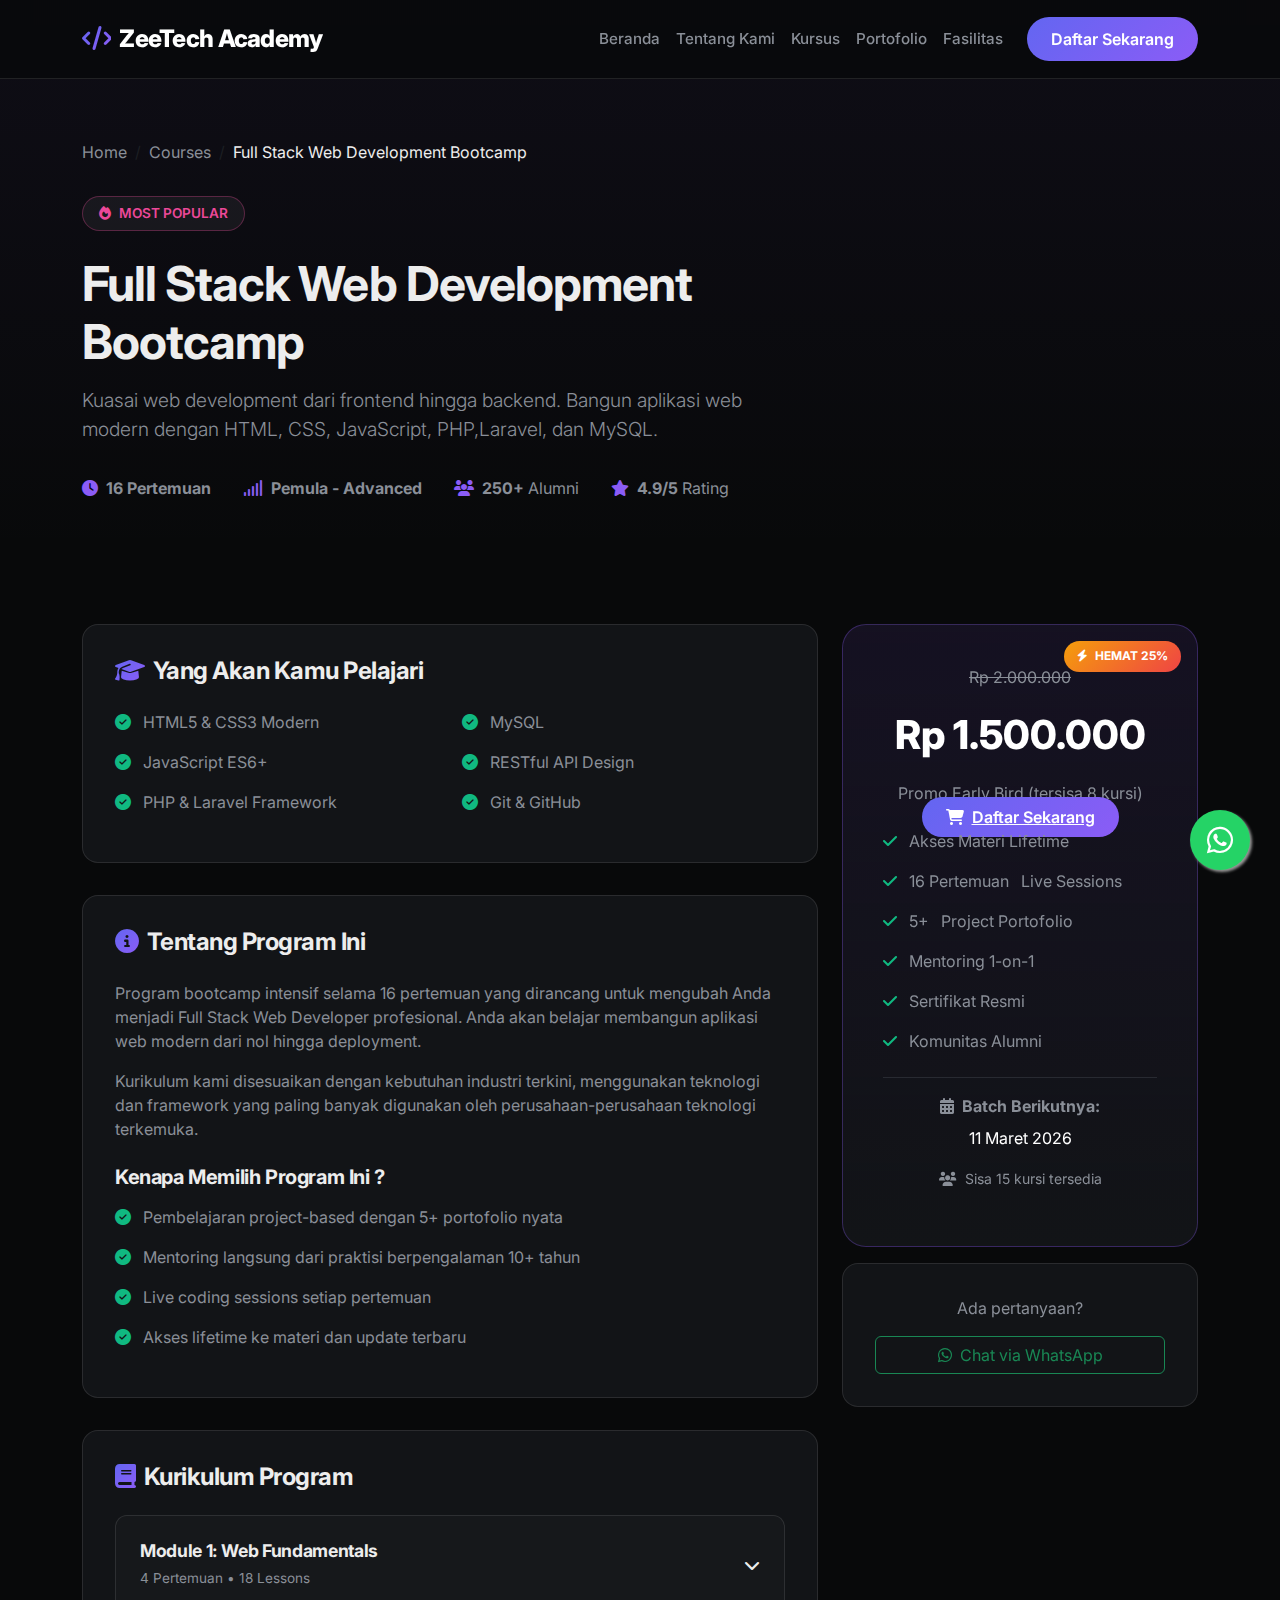
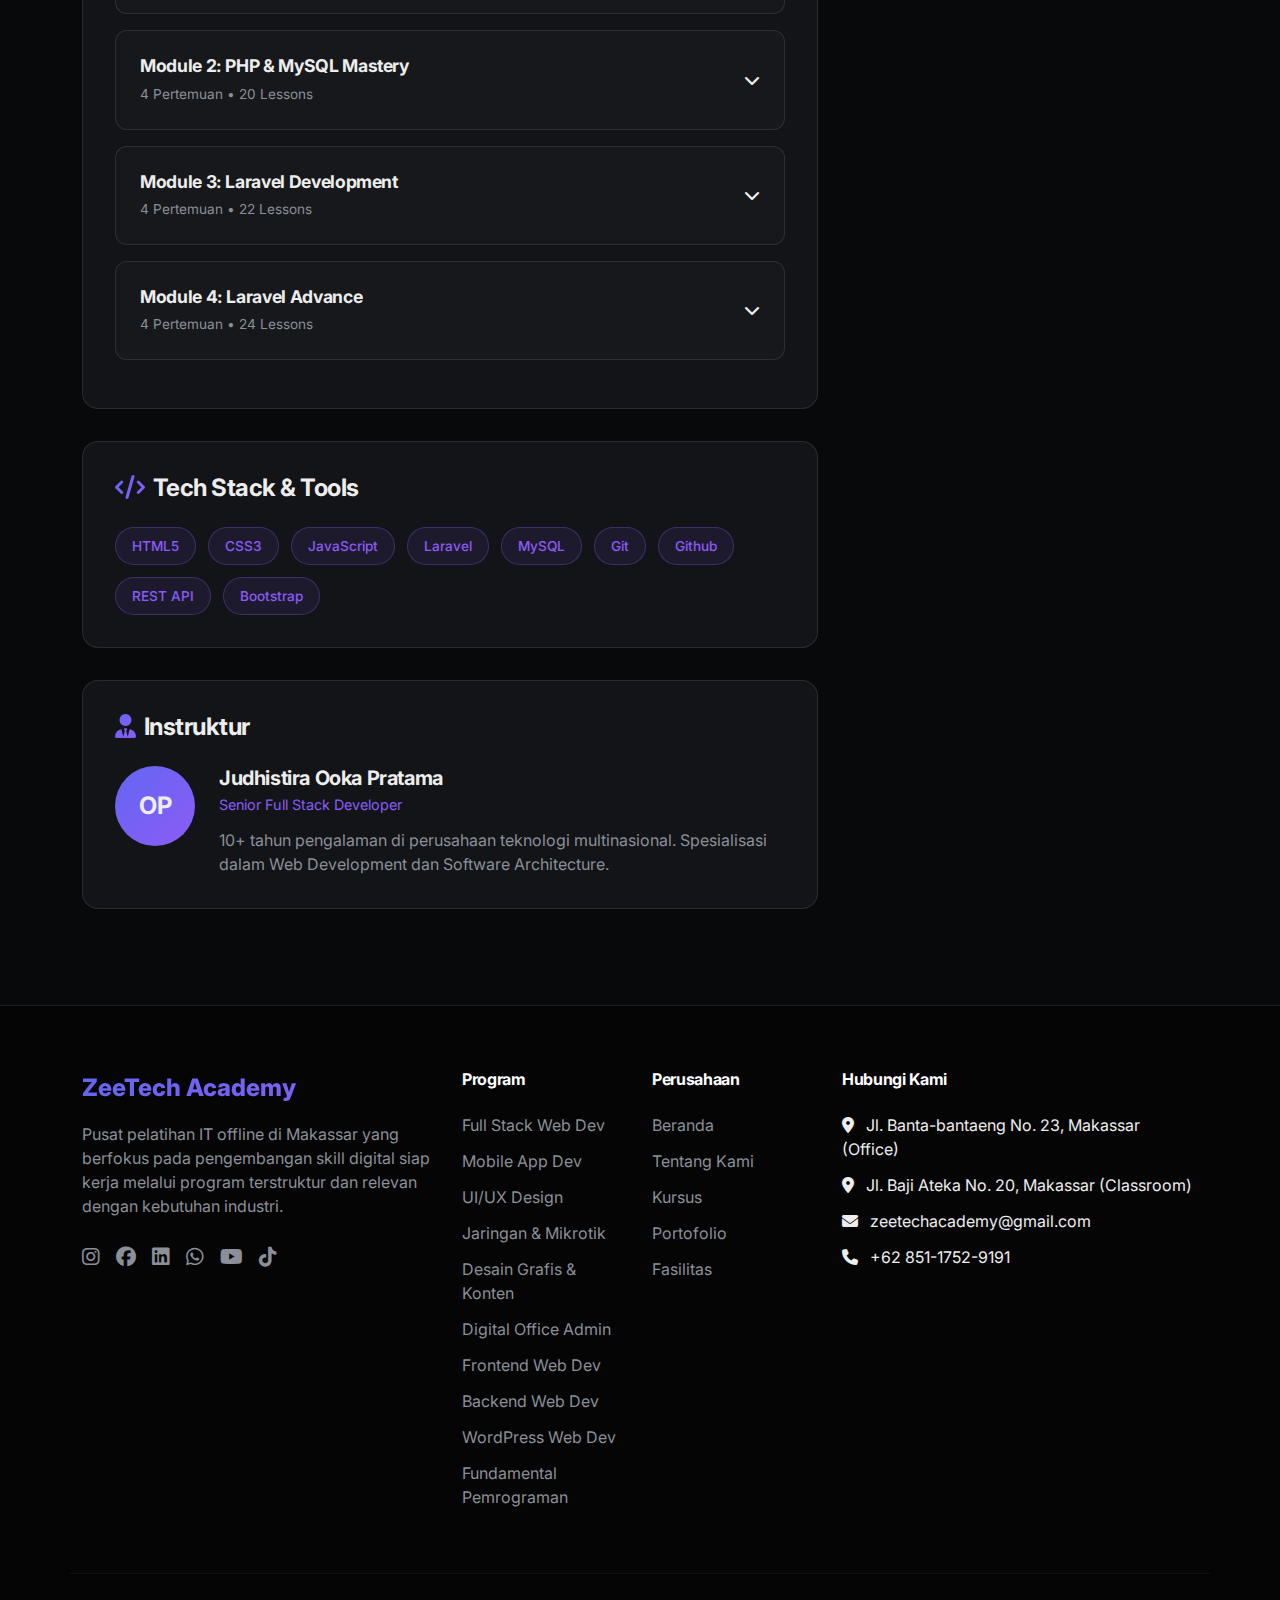
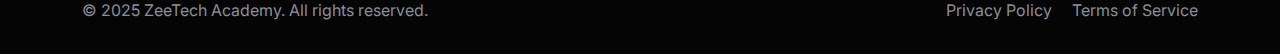
<file: course.html>
<!DOCTYPE html>
<html lang="id">
  <head>
    <meta charset="UTF-8" />
    <meta name="viewport" content="width=device-width, initial-scale=1.0" />
    <title>Full Stack Web Development - ZeeTech Academy</title>

    <!-- Fonts -->
    <link rel="preconnect" href="https://fonts.googleapis.com" />
    <link rel="preconnect" href="https://fonts.gstatic.com" crossorigin />
    <link
      href="https://fonts.googleapis.com/css2?family=Inter:wght@300;400;500;600;700;800&display=swap"
      rel="stylesheet"
    />

    <!-- Bootstrap CSS -->
    <link
      href="https://cdn.jsdelivr.net/npm/bootstrap@5.3.0/dist/css/bootstrap.min.css"
      rel="stylesheet"
    />

    <!-- Font Awesome -->
    <link
      rel="stylesheet"
      href="https://cdnjs.cloudflare.com/ajax/libs/font-awesome/6.4.0/css/all.min.css"
    />

    <link rel="stylesheet" href="assets/css/style.css" />

    <style>
      /* Course Hero */
      .course-hero {
        padding: 140px 0 60px;
        background: linear-gradient(
          180deg,
          rgba(139, 92, 246, 0.05) 0%,
          transparent 100%
        );
      }

      .breadcrumb {
        background: transparent;
        padding: 0;
        margin-bottom: 2rem;
      }

      .breadcrumb-item a {
        color: var(--text-secondary);
        text-decoration: none;
      }

      .breadcrumb-item.active {
        color: var(--text-primary);
      }

      .course-badge {
        display: inline-flex;
        align-items: center;
        padding: 0.4rem 1rem;
        background: rgba(255, 255, 255, 0.05);
        border: 1px solid var(--border-color);
        border-radius: 99px;
        font-size: 0.85rem;
        margin-bottom: 1.5rem;
        color: #8b5cf6;
        font-weight: 600;
      }

      .course-hero h1 {
        font-size: 3rem;
        margin-bottom: 1rem;
      }

      .course-hero .lead {
        font-size: 1.2rem;
        max-width: 700px;
      }

      .course-meta {
        display: flex;
        flex-wrap: wrap;
        gap: 2rem;
        margin-top: 2rem;
      }

      .meta-item {
        display: flex;
        align-items: center;
        gap: 0.5rem;
        color: var(--text-secondary);
      }

      .meta-item i {
        color: #8b5cf6;
      }

      /* Content Cards */
      .course-content {
        padding: 4rem 0;
      }

      .content-card {
        background: var(--surface-color);
        border: 1px solid var(--border-color);
        border-radius: 16px;
        padding: 2rem;
        margin-bottom: 2rem;
        transition: all 0.3s ease;
      }

      .content-card:hover {
        border-color: rgba(139, 92, 246, 0.3);
      }

      .content-card h3 {
        font-size: 1.5rem;
        margin-bottom: 1.5rem;
      }

      .features-list {
        list-style: none;
        padding: 0;
      }

      .features-list li {
        margin-bottom: 1rem;
        color: var(--text-secondary);
        display: flex;
        align-items: start;
        gap: 0.75rem;
      }

      .features-list li i {
        color: #10b981;
        margin-top: 0.25rem;
        flex-shrink: 0;
      }

      /* Modules */
      .module-item {
        background: rgba(255, 255, 255, 0.02);
        border: 1px solid var(--border-color);
        border-radius: 12px;
        margin-bottom: 1rem;
        overflow: hidden;
      }

      .module-header {
        display: flex;
        justify-content: space-between;
        align-items: center;
        padding: 1.5rem;
        cursor: pointer;
        transition: background 0.2s;
      }

      .module-header:hover {
        background: rgba(255, 255, 255, 0.03);
      }

      .module-title {
        font-size: 1.1rem;
        margin-bottom: 0.25rem;
        color: var(--text-primary);
      }

      .module-duration {
        color: var(--text-secondary);
        font-size: 0.85rem;
      }

      .lesson-list {
        padding: 0 1.5rem 1.5rem;
        list-style: none;
        display: none;
      }

      .lesson-list li {
        padding: 0.75rem 0;
        color: var(--text-secondary);
        display: flex;
        align-items: center;
        gap: 0.75rem;
        border-bottom: 1px solid var(--border-color);
      }

      .lesson-list li:last-child {
        border-bottom: none;
      }

      .lesson-list i {
        color: #8b5cf6;
      }

      /* Skills Tags */
      .skills-tags {
        display: flex;
        flex-wrap: wrap;
        gap: 0.75rem;
      }

      .skill-tag {
        background: rgba(139, 92, 246, 0.1);
        border: 1px solid rgba(139, 92, 246, 0.3);
        color: #8b5cf6;
        padding: 0.5rem 1rem;
        border-radius: 99px;
        font-size: 0.85rem;
        font-weight: 500;
      }

      /* Instructor Card */
      .instructor-card {
        display: flex;
        gap: 1.5rem;
        align-items: start;
      }

      .instructor-avatar {
        width: 80px;
        height: 80px;
        border-radius: 50%;
        background: var(--primary-gradient);
        display: flex;
        align-items: center;
        justify-content: center;
        font-size: 1.5rem;
        font-weight: 700;
        flex-shrink: 0;
      }

      .instructor-info h4 {
        font-size: 1.25rem;
        margin-bottom: 0.25rem;
      }

      .instructor-role {
        color: #8b5cf6;
        font-size: 0.9rem;
        margin-bottom: 0.75rem;
      }

      /* Pricing Sidebar */
      .sidebar-sticky {
        position: sticky;
        top: 100px;
      }

      .pricing-card {
        background: var(--surface-color);
        border: 1px solid var(--border-color);
        border-radius: 24px;
        padding: 2.5rem;
        text-align: center;
        transition: all 0.3s ease;
        position: relative;
        overflow: hidden;
      }

      .pricing-card.featured {
        background: linear-gradient(
          180deg,
          rgba(139, 92, 246, 0.1) 0%,
          var(--surface-color) 100%
        );
        border-color: rgba(139, 92, 246, 0.3);
      }

      .discount-badge {
        position: absolute;
        top: 1rem;
        right: 1rem;
        background: linear-gradient(135deg, #f59e0b 0%, #ef4444 100%);
        color: white;
        padding: 0.4rem 0.8rem;
        border-radius: 99px;
        font-size: 0.75rem;
        font-weight: 700;
      }

      .price-original {
        text-decoration: line-through;
        color: var(--text-secondary);
        font-size: 1rem;
      }

      .price-tag {
        font-size: 2.5rem;
        font-weight: 800;
        margin: 1rem 0;
        color: white;
        /* background: var(--primary-gradient); */
        /* -webkit-text-fill-color: transparent; */
      }
    </style>
  </head>
  <body>
    <!-- Navigation -->
    <nav class="navbar navbar-expand-lg fixed-top">
      <div class="container">
        <a class="navbar-brand" href="index.html">
          <i class="fas fa-code text-gradient me-2"></i>ZeeTech Academy
        </a>
        <button
          class="navbar-toggler navbar-dark"
          type="button"
          data-bs-toggle="collapse"
          data-bs-target="#navbarNav"
        >
          <span class="navbar-toggler-icon"></span>
        </button>
        <div class="collapse navbar-collapse" id="navbarNav">
          <ul class="navbar-nav ms-auto align-items-center">
            <li class="nav-item">
              <a class="nav-link" href="index.html#home">Beranda</a>
            </li>
            <li class="nav-item">
              <a class="nav-link" href="index.html#about">Tentang Kami</a>
            </li>
            <li class="nav-item">
              <a class="nav-link" href="index.html#courses">Kursus</a>
            </li>
            <li class="nav-item">
              <a class="nav-link" href="index.html#portfolio">Portofolio</a>
            </li>
            <li class="nav-item">
              <a class="nav-link" href="#facilities">Fasilitas</a>
            </li>
            <li class="nav-item ms-lg-3">
              <a
                href="https://wa.me/6285117529191?text=Halo%20admin%20ZeeTech%20Academy%2C%20saya%20tertarik%20belajar%20di%20ZeeTech.%20Mohon%20informasi%20program%2C%20jadwal%2C%20dan%20biayanya."
                class="btn btn-primary-custom"
                target="_blank"
                >Daftar Sekarang</a
              >
            </li>
          </ul>
        </div>
      </div>
    </nav>

    <!-- Course Hero -->
    <section class="course-hero">
      <div class="container">
        <nav aria-label="breadcrumb">
          <ol class="breadcrumb">
            <li class="breadcrumb-item"><a href="index.html">Home</a></li>
            <li class="breadcrumb-item">
              <a href="index.html#courses">Courses</a>
            </li>
            <li class="breadcrumb-item active" id="breadcrumb-title">
              Loading...
            </li>
          </ol>
        </nav>

        <div class="row">
          <div class="col-lg-8">
            <div class="course-badge" id="course-badge">
              <i class="fas fa-fire me-2"></i>LOADING...
            </div>
            <h1 id="course-title">Loading...</h1>
            <p class="lead text-secondary" id="course-description">
              Loading...
            </p>

            <div class="course-meta" id="course-meta">
              <!-- Meta akan diisi via JavaScript -->
            </div>
          </div>
        </div>
      </div>
    </section>

    <!-- Main Content -->
    <section class="course-content">
      <div class="container">
        <div class="row">
          <!-- Left Column - Course Info -->
          <div class="col-lg-8">
            <!-- Yang Akan Dipelajari -->
            <div class="content-card">
              <h3>
                <i class="fas fa-graduation-cap text-gradient me-2"></i>Yang
                Akan Kamu Pelajari
              </h3>
              <div class="row" id="learning-points">
                <!-- Akan diisi via JavaScript -->
              </div>
            </div>

            <!-- Deskripsi Course -->
            <div class="content-card">
              <h3>
                <i class="fas fa-info-circle text-gradient me-2"></i>Tentang
                Program Ini
              </h3>
              <div id="about-content">
                <!-- Akan diisi via JavaScript -->
              </div>
            </div>

            <!-- Kurikulum -->
            <div class="content-card">
              <h3>
                <i class="fas fa-book text-gradient me-2"></i>Kurikulum Program
              </h3>
              <div id="curriculum-content">
                <!-- Akan diisi via JavaScript -->
              </div>
            </div>

            <!-- Skills yang Didapat -->
            <div class="content-card">
              <h3>
                <i class="fas fa-code text-gradient me-2"></i>Tech Stack & Tools
              </h3>
              <div class="skills-tags" id="skills-tags">
                <!-- Akan diisi via JavaScript -->
              </div>
            </div>

            <!-- Instruktur -->
            <div class="content-card">
              <h3>
                <i class="fas fa-user-tie text-gradient me-2"></i>Instruktur
              </h3>
              <div class="instructor-card" id="instructor-card">
                <!-- Akan diisi via JavaScript -->
              </div>
            </div>
          </div>

          <!-- Right Column - Pricing Sidebar -->
          <div class="col-lg-4">
            <div class="sidebar-sticky">
              <div class="pricing-card featured">
                <div class="discount-badge" id="discount-badge">
                  <i class="fas fa-bolt me-1"></i> LOADING
                </div>
                <p class="price-original mb-0" id="price-original">Rp 0</p>
                <div class="price-tag" id="price-current">Rp 0</div>
                <p class="text-secondary mb-0" id="pricing-subtitle">
                  Promo Early Bird (tersisa 8 kursi)
                </p>

                <a
                  id="cta-register"
                  href="https://wa.me/6285117529191?text=Halo%20admin%20ZeeTech%20Academy%2C%20saya%20tertarik%20mengikuti%20Course%20ZeeTech%20Academy.%20Mohon%20informasi%20mengenai%20kurikulum%2C%20jadwal%20belajar%2C%20dan%20biayanya.%20Terima%20kasih."
                  class="btn-primary-custom my-3"
                  target="_blank"
                >
                  <i class="fas fa-shopping-cart me-2"></i>Daftar Sekarang
                </a>

                <ul class="features-list" id="sidebar-features">
                  <li><i class="fas fa-check"></i> Akses Materi Lifetime</li>
                  <li>
                    <i class="fas fa-check"></i>
                    <span id="duration-weeks">0</span> Live Sessions
                  </li>
                  <li>
                    <i class="fas fa-check"></i>
                    <span id="project-count">0</span> Project Portofolio
                  </li>
                  <li><i class="fas fa-check"></i> Mentoring 1-on-1</li>
                  <li><i class="fas fa-check"></i> Sertifikat Resmi</li>
                  <li><i class="fas fa-check"></i> Komunitas Alumni</li>
                </ul>

                <div
                  class="mt-4 pt-3 border-top border-secondary border-opacity-25"
                  id="sidebar-schedule"
                >
                  <p class="text-secondary mb-2">
                    <i class="fas fa-calendar-alt me-2"></i
                    ><strong>Batch Berikutnya:</strong>
                  </p>
                  <p class="text-white mb-0">11 Maret 2026</p>
                  <p class="text-secondary mt-3">
                    <small
                      ><i class="fas fa-users me-2"></i>Sisa 15 kursi
                      tersedia</small
                    >
                  </p>
                </div>
              </div>

              <div class="content-card mt-3 text-center">
                <p class="text-secondary mb-3">Ada pertanyaan?</p>
                <a
                  href="https://wa.me/6285117529191?text=Halo%20admin%20ZeeTech%20Academy,%20saya%20tertarik%20mengikuti%20Course%20ZeeTech%20Academy.%20Mohon%20informasi%20mengenai%20kurikulum,%20jadwal%20belajar,%20dan%20biayanya.%20Terima%20kasih.
"
                  class="btn btn-outline-success w-100"
                >
                  <i class="fab fa-whatsapp me-2"></i>Chat via WhatsApp
                </a>
              </div>
            </div>
          </div>
        </div>
      </div>
    </section>

    <!-- Footer -->
    <footer>
      <div class="container">
        <div class="row g-4">
          <div class="col-lg-4 col-md-6">
            <a href="#" class="footer-brand text-gradient">ZeeTech Academy</a>
            <p class="text-secondary mb-4">
              Pusat pelatihan IT offline di Makassar yang berfokus pada
              pengembangan skill digital siap kerja melalui program terstruktur
              dan relevan dengan kebutuhan industri.
            </p>
            <div class="d-flex gap-3">
              <a
                href="https://www.instagram.com/zeetechacademy/"
                class="text-secondary fs-5"
                target="_blank"
                ><i class="fab fa-instagram"></i
              ></a>
              <a
                href="https://www.facebook.com/profile.php?id=61583491079583"
                class="text-secondary fs-5"
                target="_blank"
                ><i class="fab fa-facebook"></i
              ></a>
              <a
                href="https://www.linkedin.com/company/pt-zeetech-academy/?viewAsMember=true"
                class="text-secondary fs-5"
                target="_blank"
                ><i class="fab fa-linkedin"></i
              ></a>
              <a
                href="https://wa.me/6285117529191?text=Halo%20admin%20ZeeTech%20Academy%2C%20saya%20tertarik%20belajar%20di%20ZeeTech.%20Mohon%20informasi%20program%2C%20jadwal%2C%20dan%20biayanya.
"
                class="text-secondary fs-5"
                target="_blank"
                ><i class="fab fa-whatsapp"></i
              ></a>
              <a href="#" class="text-secondary fs-5" target="_blank"
                ><i class="fab fa-youtube"></i
              ></a>
              <a href="#" class="text-secondary fs-5" target="_blank"
                ><i class="fab fa-tiktok"></i
              ></a>
            </div>
          </div>
          <div class="col-lg-2 col-md-6">
            <div class="footer-links">
              <h5>Program</h5>
              <ul>
                <li>
                  <a href="course.html?id=web-development"
                    >Full Stack Web Dev</a
                  >
                </li>
                <li>
                  <a href="course.html?id=mobile-development">Mobile App Dev</a>
                </li>
                <li><a href="course.html?id=ui-ux-design">UI/UX Design</a></li>
                <li>
                  <a href="course.html?id=networking">Jaringan & Mikrotik</a>
                </li>
                <li>
                  <a href="course.html?id=graphic-design"
                    >Desain Grafis & Konten</a
                  >
                </li>
                <li>
                  <a href="course.html?id=office-admin">Digital Office Admin</a>
                </li>
                <li>
                  <a href="course.html?id=frontend-web-dev">Frontend Web Dev</a>
                </li>
                <li>
                  <a href="course.html?id=backend-web-dev">Backend Web Dev</a>
                </li>
                <li>
                  <a href="course.html?id=wordpress-web-dev"
                    >WordPress Web Dev</a
                  >
                </li>
                <li>
                  <a href="course.html?id=fundamental-programming"
                    >Fundamental Pemrograman</a
                  >
                </li>
              </ul>
            </div>
          </div>
          <div class="col-lg-2 col-md-6">
            <div class="footer-links">
              <h5>Perusahaan</h5>
              <ul>
                <li><a href="#home">Beranda</a></li>
                <li><a href="#about">Tentang Kami</a></li>
                <li><a href="#courses">Kursus</a></li>
                <li><a href="#portfolio">Portofolio</a></li>
                <li><a href="#facilities">Fasilitas</a></li>
              </ul>
            </div>
          </div>
          <div class="col-lg-4 col-md-6">
            <div class="footer-links">
              <h5>Hubungi Kami</h5>
              <ul>
                <li>
                  <i class="fas fa-map-marker-alt me-2"></i> Jl. Banta-bantaeng
                  No. 23, Makassar (Office)
                </li>
                <li>
                  <i class="fas fa-map-marker-alt me-2"></i> Jl. Baji Ateka No.
                  20, Makassar (Classroom)
                </li>
                <li>
                  <i class="fas fa-envelope me-2"></i> zeetechacademy@gmail.com
                </li>
                <li><i class="fas fa-phone me-2"></i> +62 851-1752-9191</li>
              </ul>
            </div>
          </div>
        </div>
        <div
          class="row mt-5 pt-4 border-top border-secondary border-opacity-10"
        >
          <div class="col-md-6 text-center text-md-start text-secondary">
            &copy; 2025 ZeeTech Academy. All rights reserved.
          </div>
          <div class="col-md-6 text-center text-md-end text-secondary">
            <a href="#" class="text-secondary text-decoration-none me-3"
              >Privacy Policy</a
            >
            <a href="#" class="text-secondary text-decoration-none"
              >Terms of Service</a
            >
          </div>
        </div>
      </div>
    </footer>

    <!-- Floating WhatsApp Button -->
    <a
      href="https://wa.me/6285117529191?text=Halo%20admin%20ZeeTech%20Academy%2C%20saya%20tertarik%20belajar%20di%20ZeeTech.%20Mohon%20informasi%20program%2C%20jadwal%2C%20dan%20biayanya."
      class="floating-whatsapp"
      target="_blank"
      rel="noopener noreferrer"
      aria-label="Chat via WhatsApp"
    >
      <i class="fab fa-whatsapp"></i>
    </a>

    <script src="https://cdn.jsdelivr.net/npm/bootstrap@5.3.0/dist/js/bootstrap.bundle.min.js"></script>
    <script src="assets/js/course-data.js"></script>

    <script>
      document.addEventListener("DOMContentLoaded", function () {
        const moduleHeaders = document.querySelectorAll(".module-header");

        moduleHeaders.forEach((header) => {
          header.addEventListener("click", function () {
            const lessonList = this.nextElementSibling;
            const icon = this.querySelector("i");

            if (lessonList.style.display === "block") {
              lessonList.style.display = "none";
              icon.classList.remove("fa-chevron-up");
              icon.classList.add("fa-chevron-down");
            } else {
              lessonList.style.display = "block";
              icon.classList.remove("fa-chevron-down");
              icon.classList.add("fa-chevron-up");
            }
          });
        });

        document.querySelectorAll(".lesson-list").forEach((list) => {
          list.style.display = "none";
        });

        const registerBtn = document.querySelector(".btn-primary-custom");
        if (registerBtn) {
          registerBtn.addEventListener("click", function () {
            const courseName = document.querySelector("h1").textContent;
            const coursePrice =
              document.querySelector(".price-tag").textContent;

            if (
              confirm(
                `Anda akan mendaftar kursus:\n\n${courseName}\n\nHarga: ${coursePrice}\n\nLanjutkan pendaftaran?`
              )
            ) {
              alert(
                "Pendaftaran berhasil! Anda akan diarahkan ke halaman pembayaran."
              );
            }
          });
        }

        document.querySelectorAll('a[href^="#"]').forEach((anchor) => {
          anchor.addEventListener("click", function (e) {
            e.preventDefault();
            const targetId = this.getAttribute("href");
            if (targetId === "#") return;

            const targetElement = document.querySelector(targetId);
            if (targetElement) {
              window.scrollTo({
                top: targetElement.offsetTop - 80,
                behavior: "smooth",
              });
            }
          });
        });
      });

      // Get course ID from URL
      const urlParams = new URLSearchParams(window.location.search);
      const courseId = urlParams.get("id") || "web-development";

      // Get course data
      const course = coursesData[courseId];

      if (!course) {
        alert("Course not found!");
        window.location.href = "index.html";
      }

      // Populate Hero Section
      document.getElementById("breadcrumb-title").textContent = course.title;
      document.getElementById(
        "course-badge"
      ).innerHTML = `<i class="fas fa-${course.badgeIcon} me-2"></i>${course.badge}`;
      document.getElementById("course-badge").style.color = course.badgeColor;
      document.getElementById("course-badge").style.borderColor =
        course.badgeColor + "50";
      document.getElementById("course-title").textContent = course.title;
      document.getElementById("course-description").textContent =
        course.description;

      // Populate Meta
      const metaHTML = `
            <div class="meta-item">
                <i class="fas fa-clock"></i>
                <span><strong>${course.duration}</strong></span>
            </div>
            <div class="meta-item">
                <i class="fas fa-signal"></i>
                <span><strong>${course.level}</strong></span>
            </div>
            <div class="meta-item">
                <i class="fas fa-users"></i>
                <span><strong>${course.alumni}</strong> Alumni</span>
            </div>
            <div class="meta-item">
                <i class="fas fa-star"></i>
                <span><strong>${course.rating}</strong> Rating</span>
            </div>
        `;
      document.getElementById("course-meta").innerHTML = metaHTML;

      // Populate Learning Points
      const halfLength = Math.ceil(course.learningPoints.length / 2);
      const col1 = course.learningPoints.slice(0, halfLength);
      const col2 = course.learningPoints.slice(halfLength);

      const learningHTML = `
            <div class="col-md-6">
                <ul class="features-list">
                    ${col1
                      .map(
                        (point) =>
                          `<li><i class="fas fa-check-circle"></i> ${point}</li>`
                      )
                      .join("")}
                </ul>
            </div>
            <div class="col-md-6">
                <ul class="features-list">
                    ${col2
                      .map(
                        (point) =>
                          `<li><i class="fas fa-check-circle"></i> ${point}</li>`
                      )
                      .join("")}
                </ul>
            </div>
        `;
      document.getElementById("learning-points").innerHTML = learningHTML;

      // Populate About Content
      const aboutHTML = `
            <p class="text-secondary">${course.aboutProgram.intro}</p>
            <p class="text-secondary">${course.aboutProgram.industry}</p>
            <h5 class="mt-4 mb-3">Kenapa Memilih Program Ini ?</h5>
            <ul class="features-list">
                ${course.aboutProgram.whyChoose
                  .map(
                    (reason) =>
                      `<li><i class="fas fa-check-circle"></i> ${reason}</li>`
                  )
                  .join("")}
            </ul>
        `;
      document.getElementById("about-content").innerHTML = aboutHTML;

      // Populate Curriculum
      const curriculumHTML = course.curriculum
        .map(
          (module) => `
            <div class="module-item">
                <div class="module-header">
                    <div>
                        <h5 class="module-title">${module.title}</h5>
                        <small class="module-duration">${module.duration} • ${
            module.lessons
          } Lessons</small>
                    </div>
                    <i class="fas fa-chevron-down"></i>
                </div>
                <ul class="lesson-list">
                    ${module.topics
                      .map(
                        (topic) =>
                          `<li><i class="fas fa-play-circle"></i> ${topic}</li>`
                      )
                      .join("")}
                </ul>
            </div>
        `
        )
        .join("");
      document.getElementById("curriculum-content").innerHTML = curriculumHTML;

      // Populate Skills Tags
      const skillsHTML = course.skills
        .map((skill) => `<span class="skill-tag">${skill}</span>`)
        .join("");
      document.getElementById("skills-tags").innerHTML = skillsHTML;

      // Populate Instructor
      const instructorHTML = `
            <div class="instructor-avatar">${course.instructor.avatar}</div>
            <div class="instructor-info">
                <h4>${course.instructor.name}</h4>
                <p class="instructor-role">${course.instructor.role}</p>
                <p class="text-secondary mb-0">${course.instructor.bio}</p>
            </div>
        `;
      document.getElementById("instructor-card").innerHTML = instructorHTML;

      // Populate Pricing
      document.getElementById(
        "discount-badge"
      ).innerHTML = `<i class="fas fa-bolt me-1"></i> HEMAT ${course.pricing.discount}`;
      document.getElementById("price-original").textContent =
        course.pricing.originalPrice;
      document.getElementById("price-current").textContent =
        course.pricing.currentPrice;
      document.getElementById("duration-weeks").textContent = course.duration;
      document.getElementById("project-count").textContent =
        course.projectCount + "+";

      // Handle Private Class sidebar
      if (course.isPrivateClass) {
        // Update subtitle
        const subtitle = document.getElementById("pricing-subtitle");
        subtitle.innerHTML = `<span style="color: #10b981; font-weight: 600;">${course.pricing.installment || ''}</span>`;

        // Update CTA button text & link
        const ctaBtn = document.getElementById("cta-register");
        const courseName = encodeURIComponent(course.title);
        ctaBtn.href = `https://wa.me/6285117529191?text=Halo%20admin%20ZeeTech%20Academy%2C%20saya%20tertarik%20mendaftar%20kelas%20privat%20${courseName}.%20Mohon%20informasi%20jadwal%20dan%20pembayarannya.%20Terima%20kasih.`;
        ctaBtn.innerHTML = `<i class="fas fa-user-graduate me-2"></i>Daftar Kelas Privat Sekarang`;

        // Update features list for private class
        document.getElementById("sidebar-features").innerHTML = `
          <li><i class="fas fa-check"></i> Akses Materi Lifetime</li>
          <li><i class="fas fa-check"></i> ${course.duration} Privat (Online/Offline)</li>
          <li><i class="fas fa-check"></i> Mentoring Eksklusif 1-on-1</li>
          <li><i class="fas fa-check"></i> Jadwal Sangat Fleksibel</li>
          <li><i class="fas fa-check"></i> Sertifikat Penyelesaian</li>
        `;

        // Update schedule section for private class
        document.getElementById("sidebar-schedule").innerHTML = `
          <p class="text-secondary mb-2">
            <i class="fas fa-calendar-alt me-2"></i><strong>Jadwal Terdekat:</strong>
          </p>
          <p class="text-white mb-0">Mulai kapan saja (Sistem Kelas Privat)</p>
          <p class="text-secondary mt-3">
            <small><i class="fas fa-users me-2"></i>Sisa kuota mentor bulan ini: <strong style="color: #ef4444;">${course.mentorQuota} Siswa</strong></small>
          </p>
        `;
      }

      // Update page title
      document.title = `${course.title} - ZeeTech Academy`;
    </script>
  </body>
</html>
</file>
<file: assets/css/style.css>
:root {
    --bg-color: #08090A;
    --surface-color: #121417;
    --surface-hover: #1A1D21;
    --border-color: rgba(255, 255, 255, 0.1);
    --text-primary: #EDEDED;
    --text-secondary: #8A8F98;
    --primary-gradient: linear-gradient(135deg, #6366F1 0%, #8B5CF6 100%);
    --accent-glow: rgba(99, 102, 241, 0.5);
    --font-main: 'Inter', system-ui, -apple-system, sans-serif;
}

body {
    background-color: var(--bg-color);
    color: var(--text-primary);
    font-family: var(--font-main);
    overflow-x: hidden;
}

/* Typography */
h1,
h2,
h3,
h4,
h5,
h6 {
    font-weight: 700;
    letter-spacing: -0.02em;
}

.text-gradient {
    background: var(--primary-gradient);
    -webkit-background-clip: text;
    -webkit-text-fill-color: transparent;
    background-clip: text;
}

.text-secondary {
    color: var(--text-secondary) !important;
}

/* Navbar */
.navbar {
    background: rgba(8, 9, 10, 0.8);
    backdrop-filter: blur(12px);
    border-bottom: 1px solid var(--border-color);
    padding: 1rem 0;
    transition: all 0.3s ease;
}

.navbar-brand {
    font-weight: 800;
    font-size: 1.5rem;
    color: #fff !important;
    letter-spacing: -0.03em;
}

.nav-link {
    color: var(--text-secondary) !important;
    font-size: 0.95rem;
    font-weight: 500;
    transition: color 0.2s ease;
}

.nav-link:hover,
.nav-link.active {
    color: #fff !important;
}

.btn-primary-custom {
    background: var(--primary-gradient);
    border: none;
    color: white;
    padding: 0.6rem 1.5rem;
    border-radius: 99px;
    font-weight: 600;
    transition: transform 0.2s ease, box-shadow 0.2s ease;
}

.btn-primary-custom:hover {
    transform: translateY(-1px);
    box-shadow: 0 4px 20px var(--accent-glow);
    color: white;
}

.btn-outline-custom {
    background: transparent;
    border: 1px solid var(--border-color);
    color: var(--text-primary);
    padding: 0.6rem 1.5rem;
    border-radius: 99px;
    font-weight: 600;
    transition: all 0.2s ease;
}

.btn-outline-custom:hover {
    border-color: #fff;
    background: rgba(255, 255, 255, 0.05);
    color: #fff;
}

/* Hero Section */
.hero-section {
    position: relative;
    min-height: 100vh;
    display: flex;
    align-items: center;
    padding-top: 80px;
    overflow: hidden;
}

#hero-canvas {
    position: absolute;
    top: 0;
    left: 0;
    width: 100%;
    height: 100%;
    z-index: 0;
    opacity: 0.6;
}

.hero-content {
    position: relative;
    z-index: 1;
}

.hero-badge {
    display: inline-flex;
    align-items: center;
    padding: 0.4rem 1rem;
    background: rgba(255, 255, 255, 0.05);
    border: 1px solid var(--border-color);
    border-radius: 99px;
    font-size: 0.85rem;
    margin-bottom: 1.5rem;
    color: var(--text-secondary);
}

.hero-badge span {
    color: #8B5CF6;
    margin-right: 0.5rem;
}

.hero-title {
    font-size: 3.5rem;
    line-height: 1.1;
    margin-bottom: 1.5rem;
}

@media (min-width: 992px) {
    .hero-title {
        font-size: 4.5rem;
    }
}

.hero-description {
    font-size: 1.2rem;
    color: var(--text-secondary);
    max-width: 600px;
    margin-bottom: 2rem;
}

/* Cards (Services, etc) */
.feature-card {
    background: var(--surface-color);
    border: 1px solid var(--border-color);
    border-radius: 16px;
    padding: 2rem;
    height: 100%;
    transition: all 0.3s ease;
    overflow: hidden;
    position: relative;
}

.feature-card:hover {
    transform: translateY(-5px);
    border-color: rgba(139, 92, 246, 0.3);
    box-shadow: 0 10px 40px -10px rgba(0, 0, 0, 0.5);
}

.feature-card img {
    width: 100%;
    height: 200px;
    object-fit: contain;
    margin-bottom: 1.5rem;
    filter: drop-shadow(0 10px 20px rgba(0, 0, 0, 0.3));
    transition: transform 0.3s ease;
}

.feature-card:hover img {
    transform: scale(1.05);
}

.feature-card h3 {
    font-size: 1.25rem;
    margin-bottom: 0.75rem;
}

.feature-card p {
    color: var(--text-secondary);
    font-size: 0.95rem;
    margin-bottom: 0;
}

/* Section Styling */
.section-padding {
    padding: 6rem 0;
}

.section-title {
    margin-bottom: 4rem;
    text-align: center;
}

.section-title h2 {
    font-size: 2.5rem;
    margin-bottom: 1rem;
}

.section-title p {
    color: var(--text-secondary);
    max-width: 600px;
    margin: 0 auto;
}

/* Stats */
.stat-item {
    text-align: center;
    padding: 2rem;
    border-right: 1px solid var(--border-color);
}

.stat-item:last-child {
    border-right: none;
}

.stat-number {
    font-size: 3rem;
    font-weight: 800;
    color: #fff;
    margin-bottom: 0.5rem;
}

.stat-label {
    color: var(--text-secondary);
    text-transform: uppercase;
    letter-spacing: 0.05em;
    font-size: 0.85rem;
}

/* Footer */
footer {
    border-top: 1px solid var(--border-color);
    padding: 4rem 0 2rem;
    background: #050505;
}

.footer-brand {
    font-size: 1.5rem;
    font-weight: 800;
    margin-bottom: 1rem;
    display: block;
    color: #fff;
}

.footer-links h5 {
    color: #fff;
    font-size: 1rem;
    margin-bottom: 1.5rem;
}

.footer-links ul {
    list-style: none;
    padding: 0;
}

.footer-links li {
    margin-bottom: 0.75rem;
}

.footer-links a {
    color: var(--text-secondary);
    text-decoration: none;
    transition: color 0.2s;
}

.footer-links a:hover {
    color: #fff;
}

/* Animations */
@keyframes float {
    0% {
        transform: translateY(0px);
    }

    50% {
        transform: translateY(-10px);
    }

    100% {
        transform: translateY(0px);
    }
}

.floating-element {
    animation: float 6s ease-in-out infinite;
}

/* Pricing */
.pricing-card {
    background: var(--surface-color);
    border: 1px solid var(--border-color);
    border-radius: 24px;
    padding: 2.5rem;
    text-align: center;
    transition: all 0.3s ease;
}

.pricing-card.featured {
    background: linear-gradient(180deg, rgba(139, 92, 246, 0.1) 0%, var(--surface-color) 100%);
    border-color: rgba(139, 92, 246, 0.3);
}

.pricing-price {
    font-size: 3rem;
    font-weight: 800;
    margin: 1.5rem 0;
}

.pricing-features {
    list-style: none;
    padding: 0;
    margin: 2rem 0;
    text-align: left;
}

.pricing-features li {
    margin-bottom: 1rem;
    color: var(--text-secondary);
    display: flex;
    align-items: center;
}

.pricing-features li i {
    color: #8B5CF6;
    margin-right: 0.75rem;
}

/* Accordion */
.custom-accordion .accordion-item {
    background: var(--surface-color);
    border: 1px solid var(--border-color);
    border-radius: 16px;
    margin-bottom: 1rem;
    overflow: hidden;
}

.custom-accordion .accordion-button {
    background: transparent;
    color: var(--text-primary);
    font-weight: 600;
    box-shadow: none;
    padding: 1.25rem 1.5rem;
}

.custom-accordion .accordion-button:not(.collapsed) {
    background: rgba(139, 92, 246, 0.1);
    color: #8B5CF6;
}

.custom-accordion .accordion-button::after {
    filter: invert(1);
    opacity: 0.5;
}

.custom-accordion .accordion-button:not(.collapsed)::after {
    filter: invert(1) sepia(1) saturate(5) hue-rotate(230deg);
}

.custom-accordion .accordion-body {
    color: var(--text-secondary);
    padding: 1.5rem;
    border-top: 1px solid var(--border-color);
}

/* Floating WhatsApp Button */
.floating-whatsapp {
    position: fixed;
    bottom: 30px;
    right: 30px;
    width: 60px;
    height: 60px;
    background-color: #25d366;
    color: #fff;
    border-radius: 50%;
    text-align: center;
    font-size: 30px;
    box-shadow: 2px 2px 3px #999;
    z-index: 100;
    display: flex;
    align-items: center;
    justify-content: center;
    text-decoration: none;
    transition: all 0.3s ease;
    animation: pulse-whatsapp 2s infinite;
}

.floating-whatsapp:hover {
    background-color: #128c7e;
    color: #fff;
    transform: scale(1.1);
}

@keyframes pulse-whatsapp {
    0% {
        box-shadow: 0 0 0 0 rgba(37, 211, 102, 0.7);
    }

    70% {
        box-shadow: 0 0 0 15px rgba(37, 211, 102, 0);
    }

    100% {
        box-shadow: 0 0 0 0 rgba(37, 211, 102, 0);
    }
}
</file>
